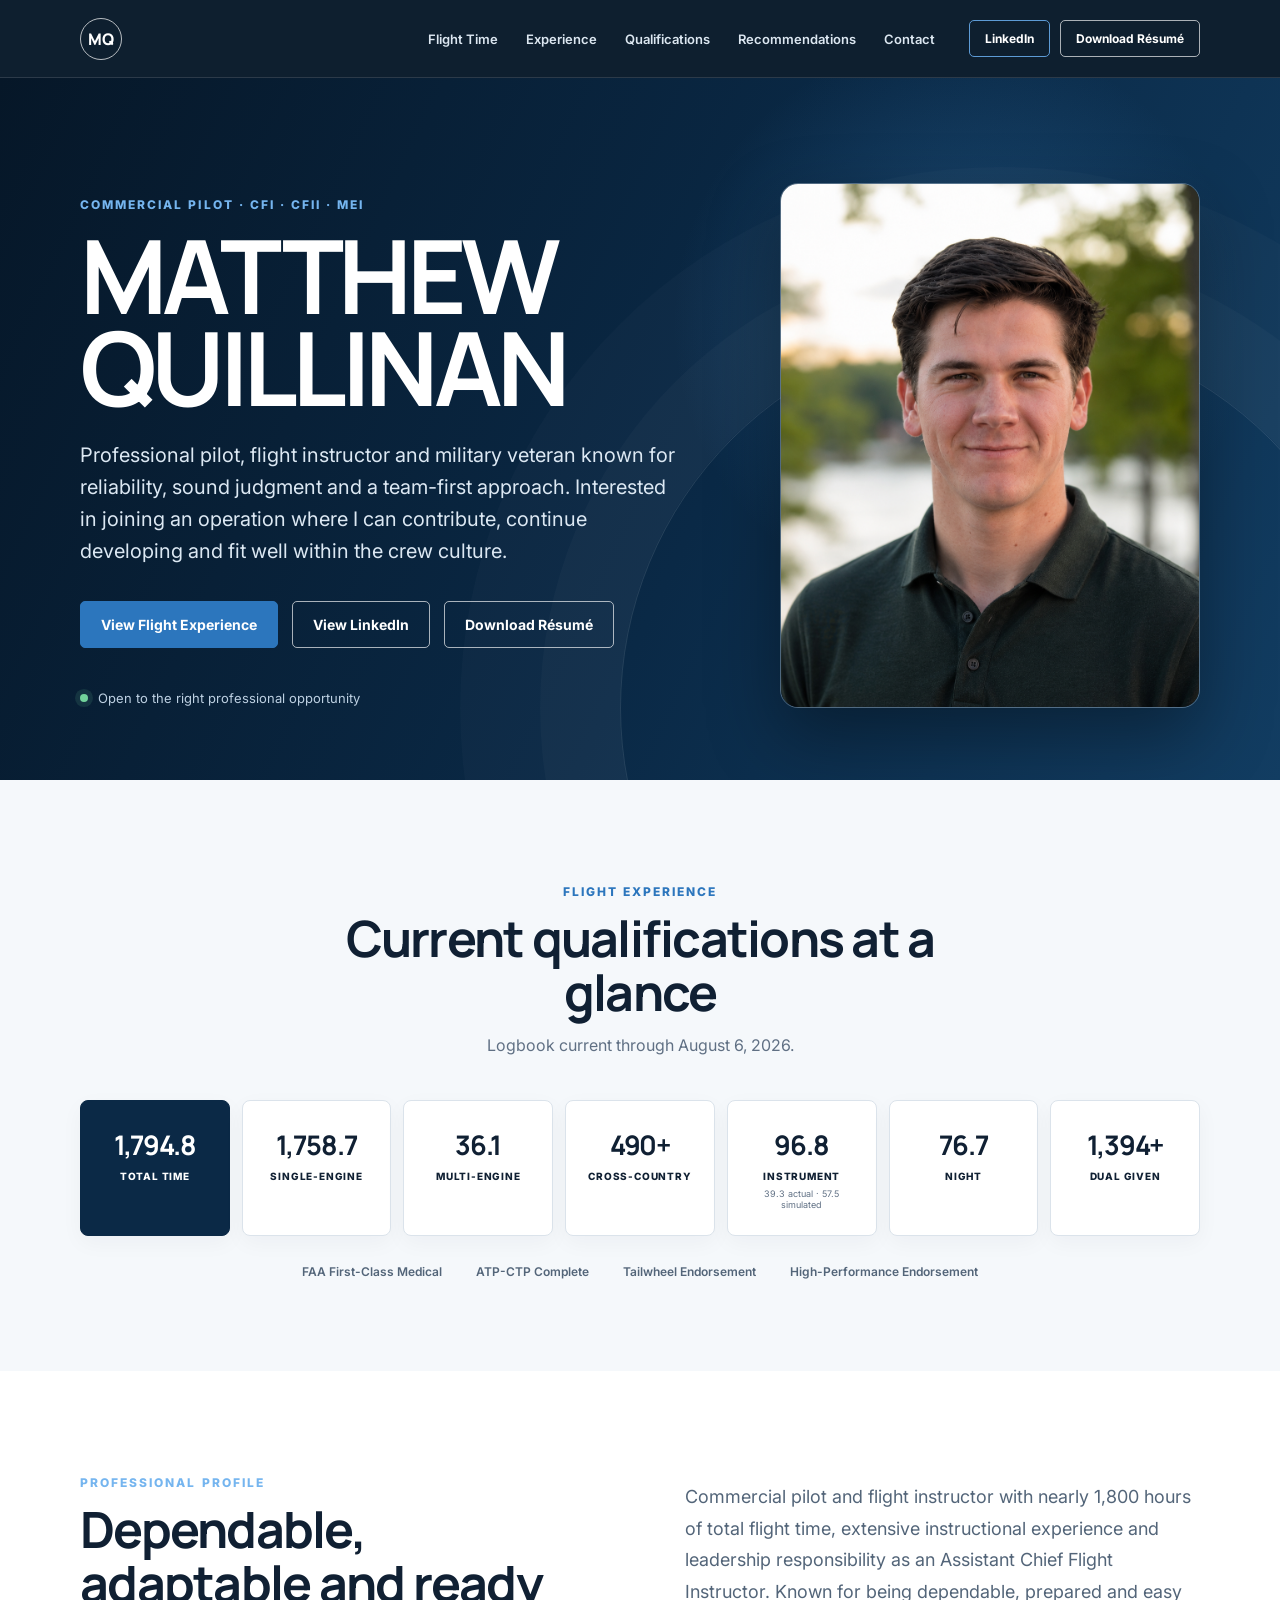
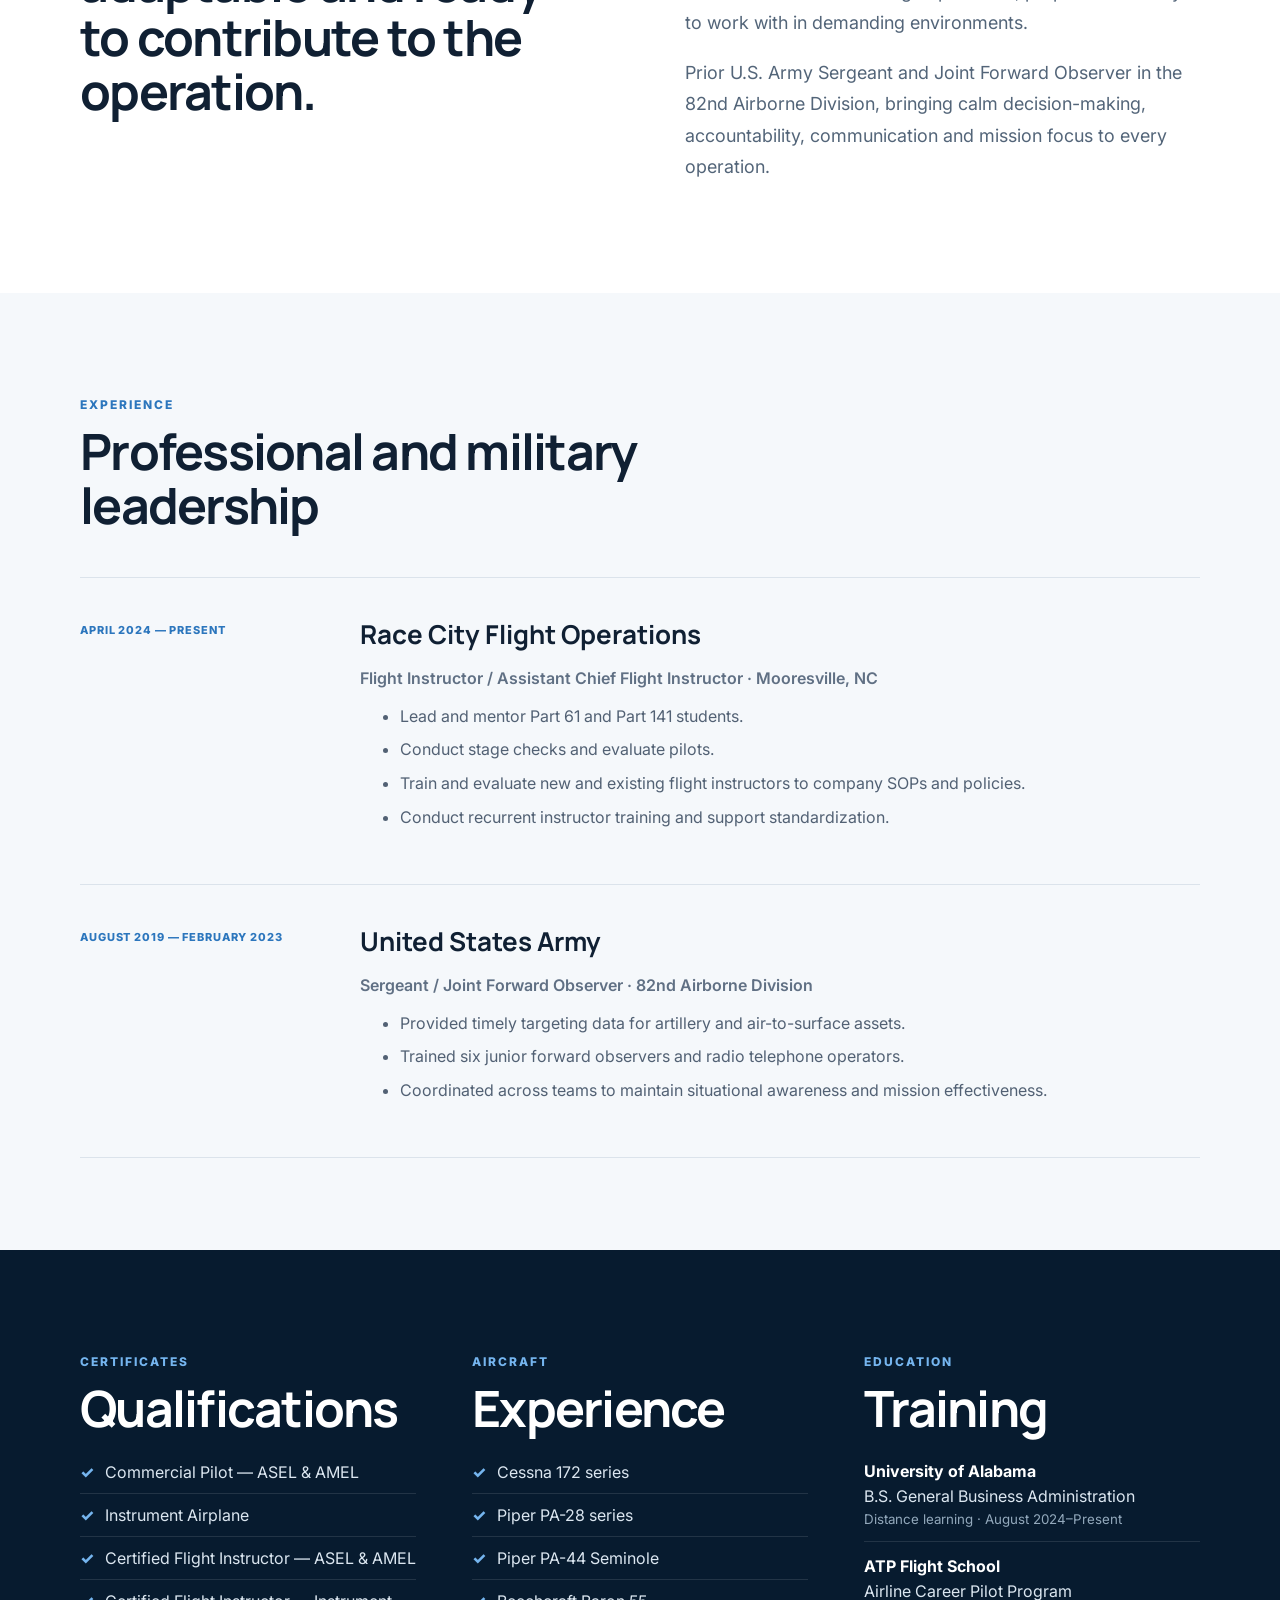
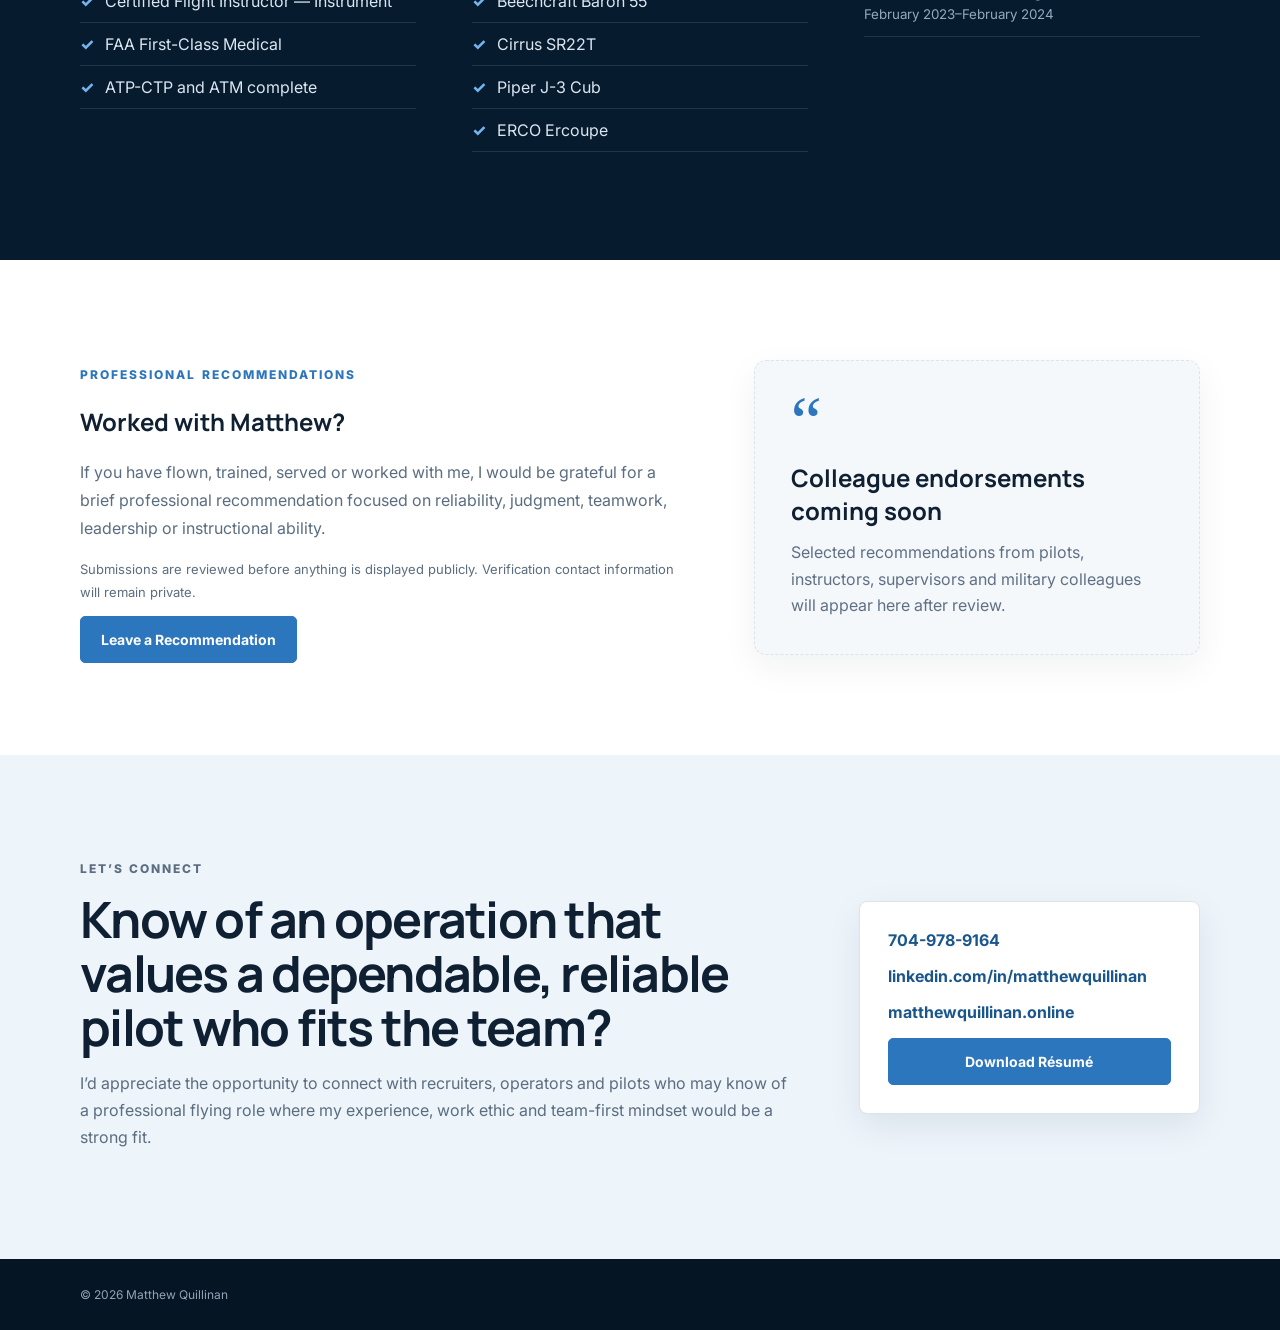
<file: matthew-pilot-site-4/index.html>
<!doctype html>
<html lang="en">
<head>
  <meta charset="utf-8" />
  <meta name="viewport" content="width=device-width, initial-scale=1" />
  <meta name="description" content="Matthew Quillinan — commercial pilot, CFI, CFII and MEI focused on safety, reliability and fitting well within a professional flight operation." />
  <title>Matthew Quillinan | Commercial Pilot</title>
  <link rel="preconnect" href="https://fonts.googleapis.com">
  <link rel="preconnect" href="https://fonts.gstatic.com" crossorigin>
  <link href="https://fonts.googleapis.com/css2?family=Inter:wght@400;500;600;700;800&family=Manrope:wght@600;700;800&display=swap" rel="stylesheet">
  <link rel="stylesheet" href="styles.css" />
</head>
<body>
  <header class="site-header">
    <a class="brand" href="#top" aria-label="Matthew Quillinan home">MQ</a>
    <nav aria-label="Primary navigation">
      <a href="#flight-time">Flight Time</a>
      <a href="#experience">Experience</a>
      <a href="#qualifications">Qualifications</a>
      <a href="#recommendations">Recommendations</a>
      <a href="#contact">Contact</a>
    </nav>
    <div class="header-actions">
      <a class="button button-small button-outline linkedin-button" href="https://www.linkedin.com/in/matthewquillinan" target="_blank" rel="noopener" aria-label="View Matthew Quillinan on LinkedIn">LinkedIn</a>
      <a class="button button-small button-outline" href="Matthew-Quillinan-Resume.docx" download>Download Résumé</a>
    </div>
  </header>

  <main id="top">
    <section class="hero">
      <div class="hero-glow"></div>
      <div class="hero-content container hero-layout">
        <div class="hero-copy">
          <p class="eyebrow">Commercial Pilot · CFI · CFII · MEI</p>
          <h1>Matthew<br>Quillinan</h1>
          <p class="hero-lede">Professional pilot, flight instructor and military veteran known for reliability, sound judgment and a team-first approach. Interested in joining an operation where I can contribute, continue developing and fit well within the crew culture.</p>
          <div class="hero-actions">
            <a class="button" href="#flight-time">View Flight Experience</a>
            <a class="button button-outline" href="https://www.linkedin.com/in/matthewquillinan" target="_blank" rel="noopener">View LinkedIn</a>
            <a class="button button-outline" href="Matthew-Quillinan-Resume.docx" download>Download Résumé</a>
          </div>
          <div class="availability"><span></span> Open to the right professional opportunity</div>
        </div>
        <div class="hero-portrait-wrap">
          <img class="hero-portrait" src="matthew-quillinan-headshot.png" alt="Professional headshot of Matthew Quillinan" />
        </div>
      </div>
      <div class="wing-lines" aria-hidden="true"></div>
    </section>

    <section id="flight-time" class="section section-light">
      <div class="container">
        <div class="section-heading">
          <p class="eyebrow dark">Flight Experience</p>
          <h2>Current qualifications at a glance</h2>
          <p>Logbook current through August 6, 2026.</p>
        </div>
        <div class="stats-grid">
          <article class="stat-card featured"><strong>1,794.8</strong><span>Total Time</span></article>
          <article class="stat-card"><strong>1,758.7</strong><span>Single-Engine</span></article>
          <article class="stat-card"><strong>36.1</strong><span>Multi-Engine</span></article>
          <article class="stat-card"><strong>490+</strong><span>Cross-Country</span></article>
          <article class="stat-card"><strong>96.8</strong><span>Instrument</span><small>39.3 actual · 57.5 simulated</small></article>
          <article class="stat-card"><strong>76.7</strong><span>Night</span></article>
          <article class="stat-card"><strong>1,394+</strong><span>Dual Given</span></article>
        </div>
        <div class="credential-strip">
          <span>FAA First-Class Medical</span><span>ATP-CTP Complete</span><span>Tailwheel Endorsement</span><span>High-Performance Endorsement</span>
        </div>
      </div>
    </section>

    <section class="section about-section">
      <div class="container two-column">
        <div>
          <p class="eyebrow">Professional Profile</p>
          <h2>Dependable, adaptable and ready to contribute to the operation.</h2>
        </div>
        <div class="body-copy">
          <p>Commercial pilot and flight instructor with nearly 1,800 hours of total flight time, extensive instructional experience and leadership responsibility as an Assistant Chief Flight Instructor. Known for being dependable, prepared and easy to work with in demanding environments.</p>
          <p>Prior U.S. Army Sergeant and Joint Forward Observer in the 82nd Airborne Division, bringing calm decision-making, accountability, communication and mission focus to every operation.</p>
        </div>
      </div>
    </section>

    <section id="experience" class="section section-light">
      <div class="container">
        <div class="section-heading left">
          <p class="eyebrow dark">Experience</p>
          <h2>Professional and military leadership</h2>
        </div>
        <div class="timeline">
          <article>
            <div class="timeline-date">April 2024 — Present</div>
            <div><h3>Race City Flight Operations</h3><p class="role">Flight Instructor / Assistant Chief Flight Instructor · Mooresville, NC</p><ul><li>Lead and mentor Part 61 and Part 141 students.</li><li>Conduct stage checks and evaluate pilots.</li><li>Train and evaluate new and existing flight instructors to company SOPs and policies.</li><li>Conduct recurrent instructor training and support standardization.</li></ul></div>
          </article>
          <article>
            <div class="timeline-date">August 2019 — February 2023</div>
            <div><h3>United States Army</h3><p class="role">Sergeant / Joint Forward Observer · 82nd Airborne Division</p><ul><li>Provided timely targeting data for artillery and air-to-surface assets.</li><li>Trained six junior forward observers and radio telephone operators.</li><li>Coordinated across teams to maintain situational awareness and mission effectiveness.</li></ul></div>
          </article>
        </div>
      </div>
    </section>

    <section id="qualifications" class="section qualifications-section">
      <div class="container qualification-grid">
        <div>
          <p class="eyebrow">Certificates</p>
          <h2>Qualifications</h2>
          <ul class="check-list"><li>Commercial Pilot — ASEL & AMEL</li><li>Instrument Airplane</li><li>Certified Flight Instructor — ASEL & AMEL</li><li>Certified Flight Instructor — Instrument</li><li>FAA First-Class Medical</li><li>ATP-CTP and ATM complete</li></ul>
        </div>
        <div>
          <p class="eyebrow">Aircraft</p>
          <h2>Experience</h2>
          <ul class="check-list"><li>Cessna 172 series</li><li>Piper PA-28 series</li><li>Piper PA-44 Seminole</li><li>Beechcraft Baron 55</li><li>Cirrus SR22T</li><li>Piper J-3 Cub</li><li>ERCO Ercoupe</li></ul>
        </div>
        <div>
          <p class="eyebrow">Education</p>
          <h2>Training</h2>
          <div class="education-item"><strong>University of Alabama</strong><span>B.S. General Business Administration</span><small>Distance learning · August 2024–Present</small></div>
          <div class="education-item"><strong>ATP Flight School</strong><span>Airline Career Pilot Program</span><small>February 2023–February 2024</small></div>
        </div>
      </div>
    </section>


    <section id="recommendations" class="section recommendations-section">
      <div class="container recommendations-grid">
        <div class="recommendations-copy">
          <p class="eyebrow dark">Professional Recommendations</p>
          <h2>Worked with Matthew?</h2>
          <p>If you have flown, trained, served or worked with me, I would be grateful for a brief professional recommendation focused on reliability, judgment, teamwork, leadership or instructional ability.</p>
          <p class="recommendation-note">Submissions are reviewed before anything is displayed publicly. Verification contact information will remain private.</p>
          <a class="button" href="https://docs.google.com/forms/d/e/1FAIpQLSd17hCGiSVASSY1SEe2xCizAcCOyhIAE3nddAe1GwYP2EIjww/viewform?usp=header" target="_blank" rel="noopener">Leave a Recommendation</a>
        </div>
        <div class="recommendation-card empty-state">
          <span class="quote-mark">“</span>
          <h3>Colleague endorsements coming soon</h3>
          <p>Selected recommendations from pilots, instructors, supervisors and military colleagues will appear here after review.</p>
        </div>
      </div>
    </section>

    <section id="contact" class="section contact-section">
      <div class="container contact-grid">
        <div><p class="eyebrow">Let’s Connect</p><h2>Know of an operation that values a dependable, reliable pilot who fits the team?</h2><p>I’d appreciate the opportunity to connect with recruiters, operators and pilots who may know of a professional flying role where my experience, work ethic and team-first mindset would be a strong fit.</p></div>
        <div class="contact-card">
          <a href="tel:+17049789164">704-978-9164</a>
          <a href="https://www.linkedin.com/in/matthewquillinan" target="_blank" rel="noopener">linkedin.com/in/matthewquillinan</a>
          <a href="https://matthewquillinan.online">matthewquillinan.online</a>
          <a class="button" href="Matthew-Quillinan-Resume.docx" download>Download Résumé</a>
        </div>
      </div>
    </section>
  </main>

  <footer><div class="container">© 2026 Matthew Quillinan</div></footer>
  <script src="script.js"></script>
</body>
</html>
</file>
<file: matthew-pilot-site-4/styles.css>
:root{--navy:#071b2f;--navy2:#0b2946;--blue:#2c76bd;--sky:#75b5ef;--ink:#102033;--muted:#607084;--line:#dbe3eb;--paper:#f5f8fb;--white:#fff}*{box-sizing:border-box}html{scroll-behavior:smooth}body{margin:0;font-family:Inter,Arial,sans-serif;color:var(--ink);background:var(--white)}a{color:inherit;text-decoration:none}.container{width:min(1120px,calc(100% - 40px));margin:auto}.site-header{height:78px;padding:0 max(20px,calc((100vw - 1120px)/2));display:flex;align-items:center;gap:34px;background:rgba(5,22,39,.96);color:#fff;position:sticky;top:0;z-index:20;border-bottom:1px solid rgba(255,255,255,.12)}.brand{height:42px;width:42px;border:1px solid rgba(255,255,255,.7);border-radius:50%;display:grid;place-items:center;font-family:Manrope;font-weight:800}.site-header nav{display:flex;gap:28px;margin-left:auto}.site-header nav a{font-size:13px;font-weight:600;color:#dce7f1}.button{display:inline-flex;align-items:center;justify-content:center;padding:14px 20px;background:var(--blue);color:#fff;border:1px solid var(--blue);border-radius:5px;font-weight:700;font-size:14px}.button-outline{background:transparent;border-color:rgba(255,255,255,.65)}.button-small{padding:10px 15px;font-size:12px}.hero{min-height:620px;position:relative;overflow:hidden;color:#fff;background:radial-gradient(circle at 75% 35%,rgba(63,139,205,.34),transparent 27%),linear-gradient(115deg,#061728 0%,#0a2946 56%,#123d62 100%)}.hero:after{content:"";position:absolute;right:-8%;bottom:-44%;width:760px;height:760px;border:1px solid rgba(255,255,255,.11);border-radius:50%;box-shadow:0 0 0 80px rgba(255,255,255,.025),0 0 0 160px rgba(255,255,255,.02)}.hero-content{position:relative;z-index:2;padding-top:105px}.eyebrow{text-transform:uppercase;letter-spacing:.17em;font-weight:800;font-size:12px;color:var(--sky)}.eyebrow.dark{color:var(--blue)}h1,h2,h3{font-family:Manrope,Inter,sans-serif}.hero h1{font-size:clamp(58px,8vw,104px);line-height:.89;letter-spacing:-.055em;text-transform:uppercase;margin:18px 0 26px;max-width:760px}.hero-lede{font-size:20px;line-height:1.6;color:#dce8f3;max-width:700px}.hero-actions{display:flex;gap:14px;margin-top:34px}.availability{margin-top:42px;font-size:13px;color:#bdd0e2;display:flex;align-items:center;gap:10px}.availability span{width:8px;height:8px;border-radius:50%;background:#72d39b;box-shadow:0 0 0 5px rgba(114,211,155,.12)}.section{padding:92px 0}.section-light{background:var(--paper)}.section-heading{text-align:center;max-width:720px;margin:0 auto 45px}.section-heading.left{text-align:left;margin-left:0}.section-heading h2,.about-section h2,.qualifications-section h2,.contact-section h2{font-size:clamp(32px,4vw,50px);letter-spacing:-.035em;line-height:1.08;margin:12px 0}.section-heading p:last-child{color:var(--muted)}.stats-grid{display:grid;grid-template-columns:repeat(7,1fr);gap:12px}.stat-card{background:#fff;border:1px solid var(--line);border-radius:8px;padding:25px 16px;text-align:center;box-shadow:0 7px 22px rgba(8,29,49,.04)}.stat-card.featured{background:var(--navy2);color:#fff;border-color:var(--navy2)}.stat-card strong{display:block;font-family:Manrope;font-size:27px;letter-spacing:-.04em}.stat-card span{display:block;text-transform:uppercase;letter-spacing:.08em;font-size:10px;font-weight:800;margin-top:7px}.stat-card small{display:block;font-size:9px;color:var(--muted);margin-top:6px}.credential-strip{display:flex;justify-content:center;flex-wrap:wrap;gap:16px 34px;margin-top:28px;color:#536579;font-size:12px;font-weight:600}.two-column{display:grid;grid-template-columns:1fr 1fr;gap:90px;align-items:start}.body-copy{font-size:18px;line-height:1.75;color:#536579}.timeline{border-top:1px solid var(--line)}.timeline article{display:grid;grid-template-columns:230px 1fr;gap:50px;padding:38px 0;border-bottom:1px solid var(--line)}.timeline-date{text-transform:uppercase;letter-spacing:.08em;font-size:11px;font-weight:800;color:var(--blue);padding-top:7px}.timeline h3{font-size:26px;margin:0}.role{color:var(--muted);font-weight:600}.timeline li{margin:9px 0;color:#526174;line-height:1.55}.qualifications-section{background:var(--navy);color:#fff}.qualification-grid{display:grid;grid-template-columns:repeat(3,1fr);gap:56px}.check-list{list-style:none;padding:0}.check-list li{position:relative;padding:11px 0 11px 25px;border-bottom:1px solid rgba(255,255,255,.11);color:#dbe6f0}.check-list li:before{content:"✓";position:absolute;left:0;color:var(--sky);font-weight:800}.education-item{display:flex;flex-direction:column;padding:14px 0;border-bottom:1px solid rgba(255,255,255,.11);gap:5px}.education-item span{color:#dbe6f0}.education-item small{color:#93a9bc}.contact-section{background:#edf4fa}.contact-grid{display:grid;grid-template-columns:1.35fr .65fr;gap:70px;align-items:center}.contact-section p{color:#5b6d80;line-height:1.7}.contact-card{background:#fff;border:1px solid var(--line);border-radius:8px;padding:28px;display:flex;flex-direction:column;gap:16px;box-shadow:0 12px 35px rgba(6,28,48,.08)}.contact-card>a:not(.button){font-weight:700;color:#1a568b;overflow-wrap:anywhere}footer{background:#051523;color:#91a4b7;padding:28px 0;font-size:12px}@media(max-width:980px){.site-header nav{display:none}.site-header .button-small{margin-left:auto}.stats-grid{grid-template-columns:repeat(4,1fr)}.qualification-grid{grid-template-columns:1fr 1fr}.qualification-grid>div:last-child{grid-column:1/-1}.contact-grid{grid-template-columns:1fr}.hero{min-height:580px}}@media(max-width:650px){.container{width:min(100% - 28px,1120px)}.site-header{padding:0 14px;height:66px}.site-header .button-small{font-size:10px;padding:9px 10px}.hero-content{padding-top:72px}.hero h1{font-size:57px}.hero-lede{font-size:17px}.hero-actions{flex-direction:column;align-items:stretch;max-width:310px}.section{padding:66px 0}.stats-grid{grid-template-columns:repeat(2,1fr)}.stat-card.featured{grid-column:1/-1}.two-column,.qualification-grid{grid-template-columns:1fr;gap:30px}.qualification-grid>div:last-child{grid-column:auto}.timeline article{grid-template-columns:1fr;gap:12px}.contact-grid{gap:30px}}

.header-actions{display:flex;gap:10px;align-items:center}.hero-layout{display:grid;grid-template-columns:minmax(0,1.15fr) minmax(300px,.85fr);gap:64px;align-items:center;padding-bottom:72px}.hero-copy{min-width:0}.hero-portrait-wrap{position:relative;z-index:3;display:flex;justify-content:flex-end}.hero-portrait{width:min(420px,100%);aspect-ratio:4/5;object-fit:cover;object-position:center 28%;border-radius:18px;border:1px solid rgba(255,255,255,.28);box-shadow:0 28px 70px rgba(0,0,0,.36)}.linkedin-button{border-color:#5d9bd6}.hero-actions .button{white-space:nowrap}
@media(max-width:980px){.hero-layout{grid-template-columns:1fr .72fr;gap:34px}.hero-portrait{width:100%;max-width:330px}.header-actions{margin-left:auto}.site-header .header-actions .button-small:first-child{display:none}}
@media(max-width:760px){.hero-layout{grid-template-columns:1fr;padding-bottom:58px}.hero-portrait-wrap{justify-content:flex-start;order:-1}.hero-portrait{width:180px;aspect-ratio:1;border-radius:50%;object-position:center 24%;box-shadow:0 18px 45px rgba(0,0,0,.3)}.hero-content{padding-top:46px}.hero h1{margin-top:14px}.hero-actions{max-width:none}.hero-actions .button{width:100%}.header-actions{gap:7px}.site-header .header-actions .button-small{font-size:9px;padding:8px 9px}}


.recommendations-section{background:#fff}.recommendations-grid{display:grid;grid-template-columns:1.15fr .85fr;gap:70px;align-items:center}.recommendations-copy p{color:#5b6d80;line-height:1.75;max-width:680px}.recommendation-note{font-size:13px}.recommendation-card{background:var(--paper);border:1px solid var(--line);border-radius:12px;padding:36px;box-shadow:0 12px 35px rgba(6,28,48,.06)}.recommendation-card .quote-mark{display:block;font-family:Georgia,serif;font-size:70px;line-height:.7;color:var(--blue);margin-bottom:15px}.recommendation-card h3{font-size:24px;margin:0 0 12px}.recommendation-card p{color:var(--muted);line-height:1.65;margin:0}.empty-state{border-style:dashed}
@media(max-width:820px){.recommendations-grid{grid-template-columns:1fr;gap:30px}}
</file>
